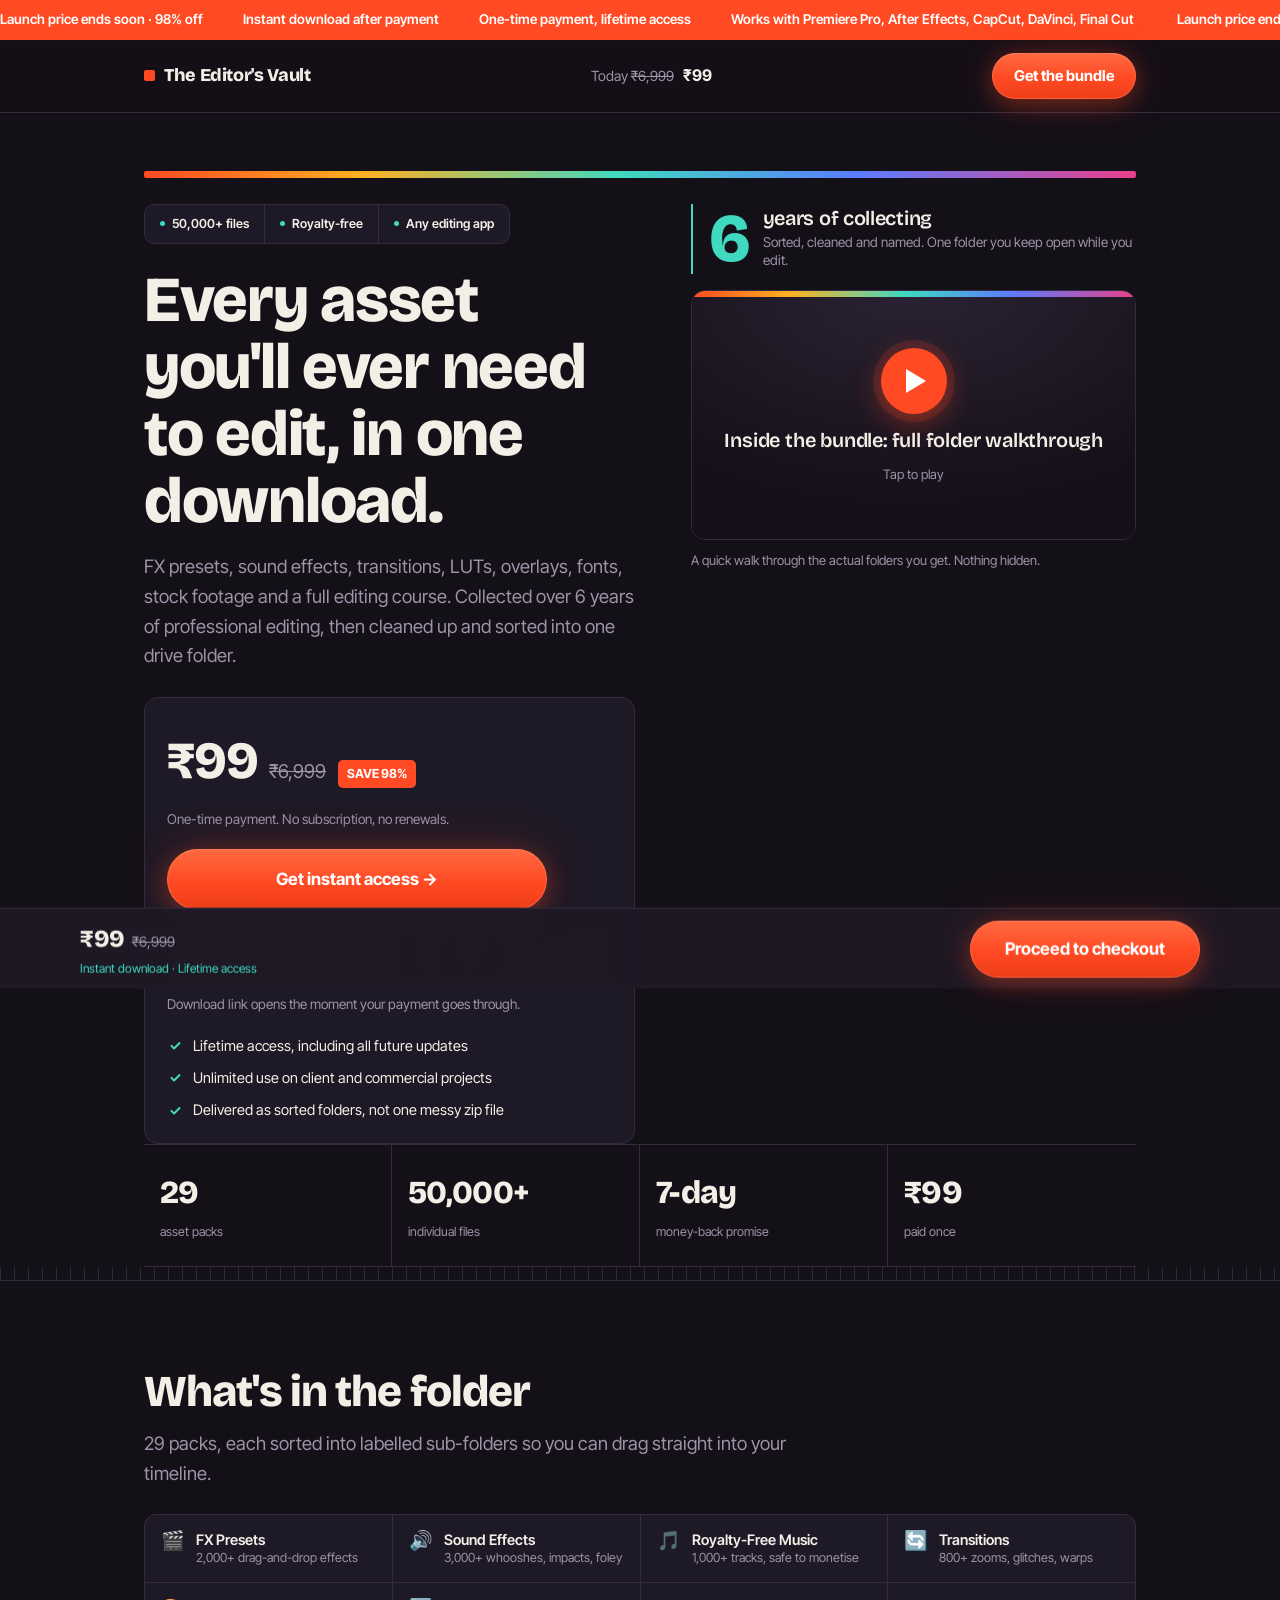
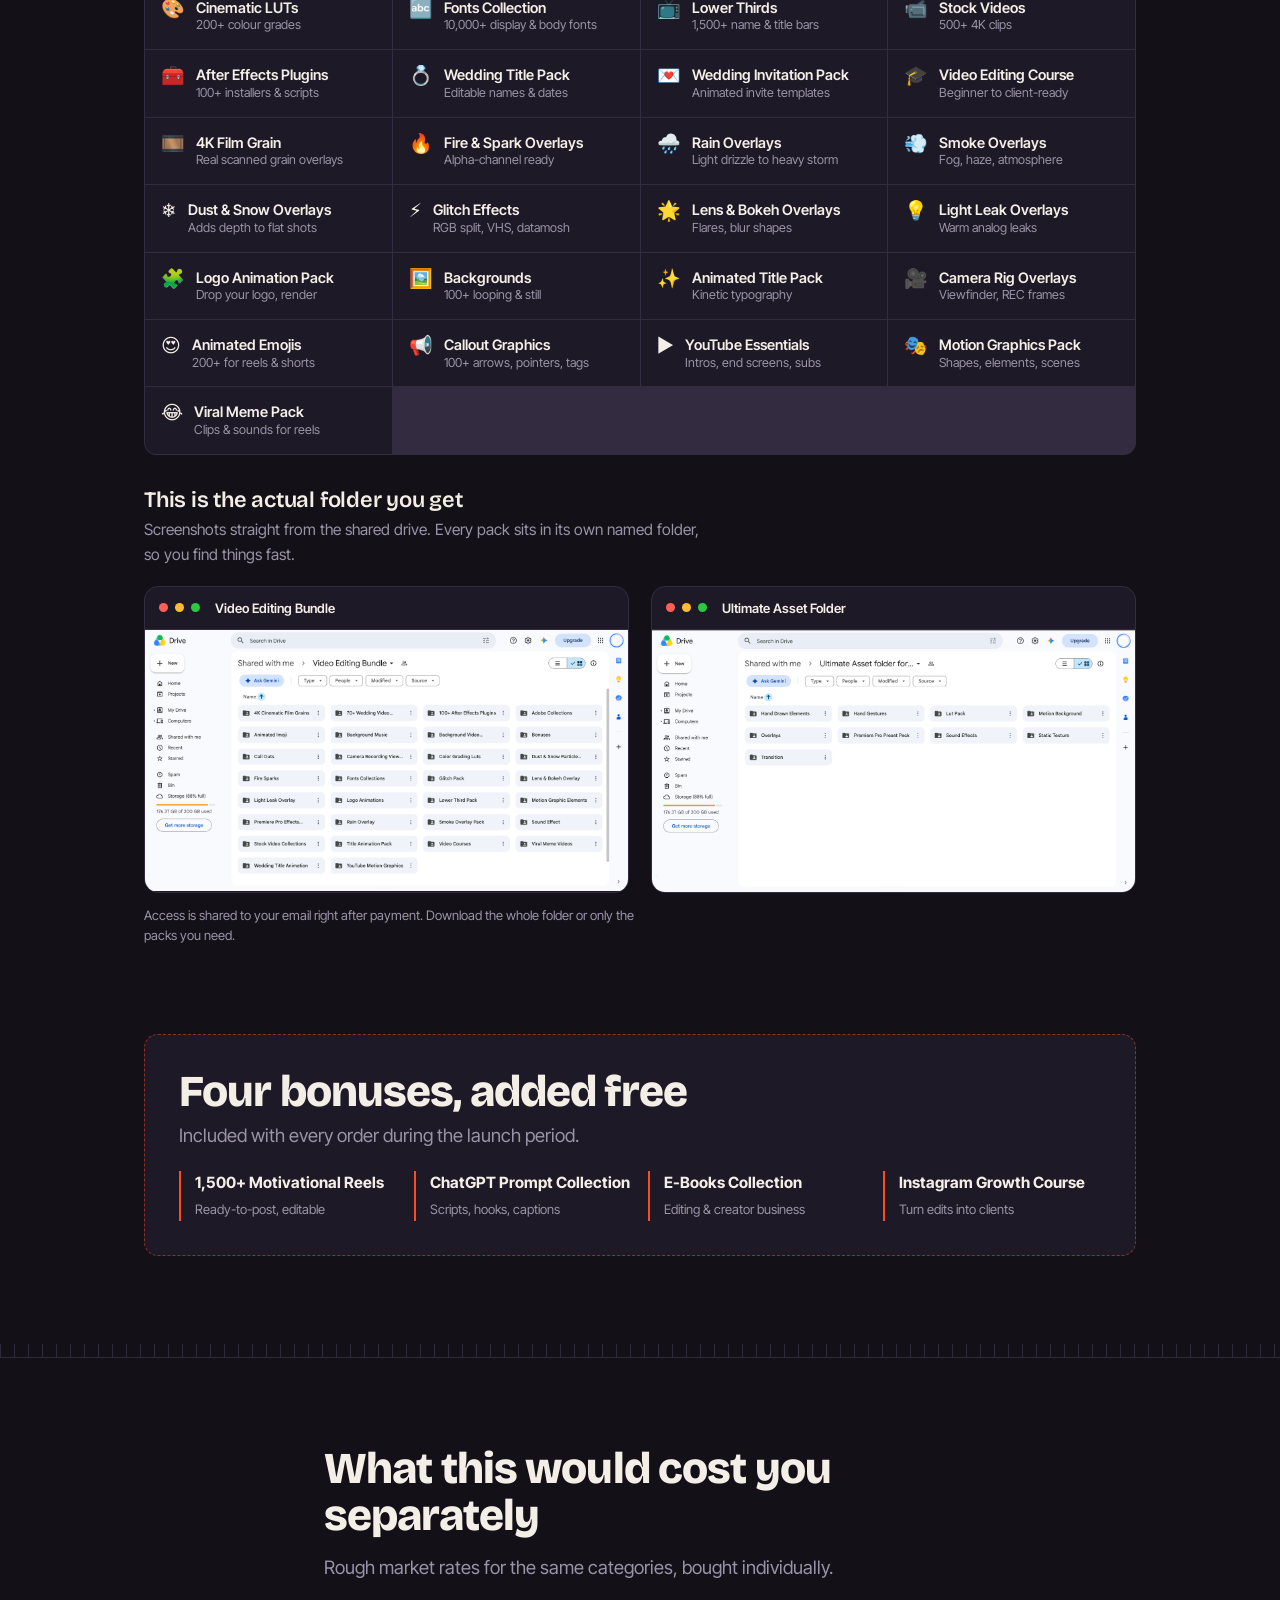
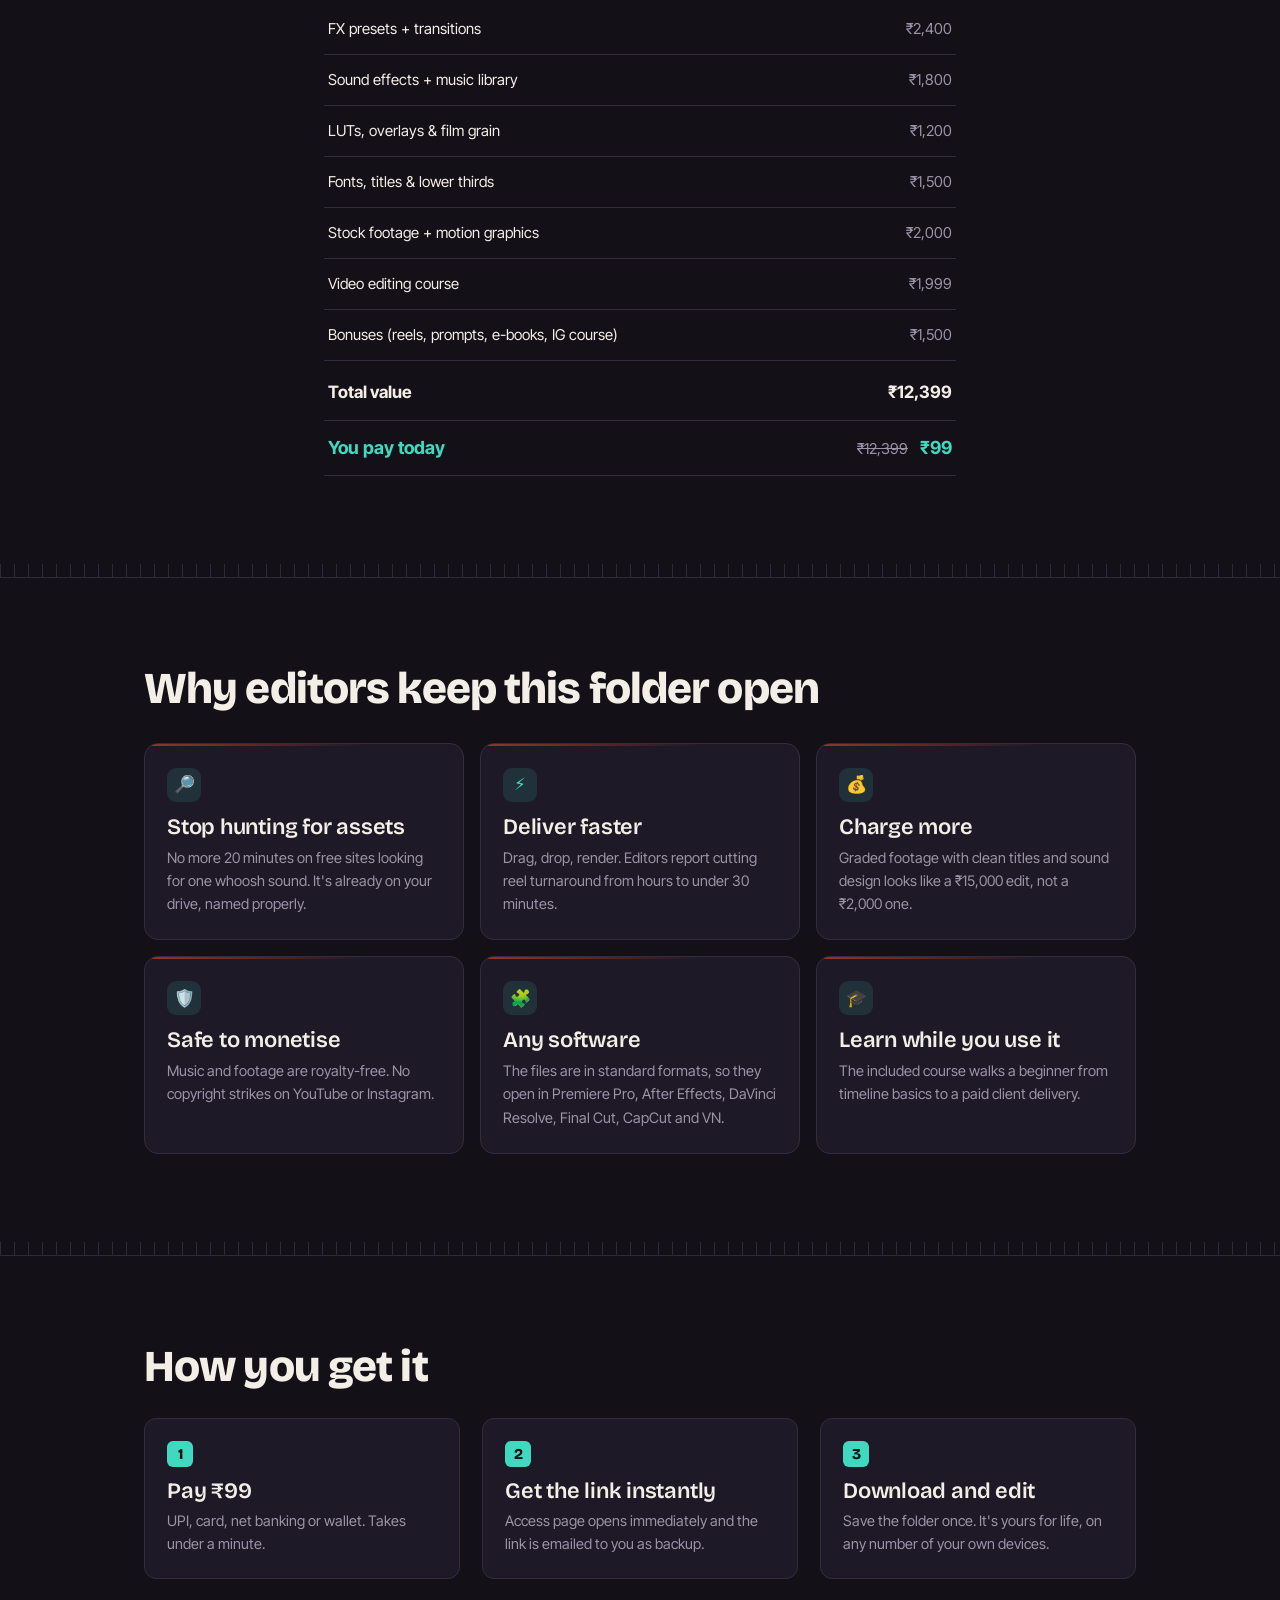
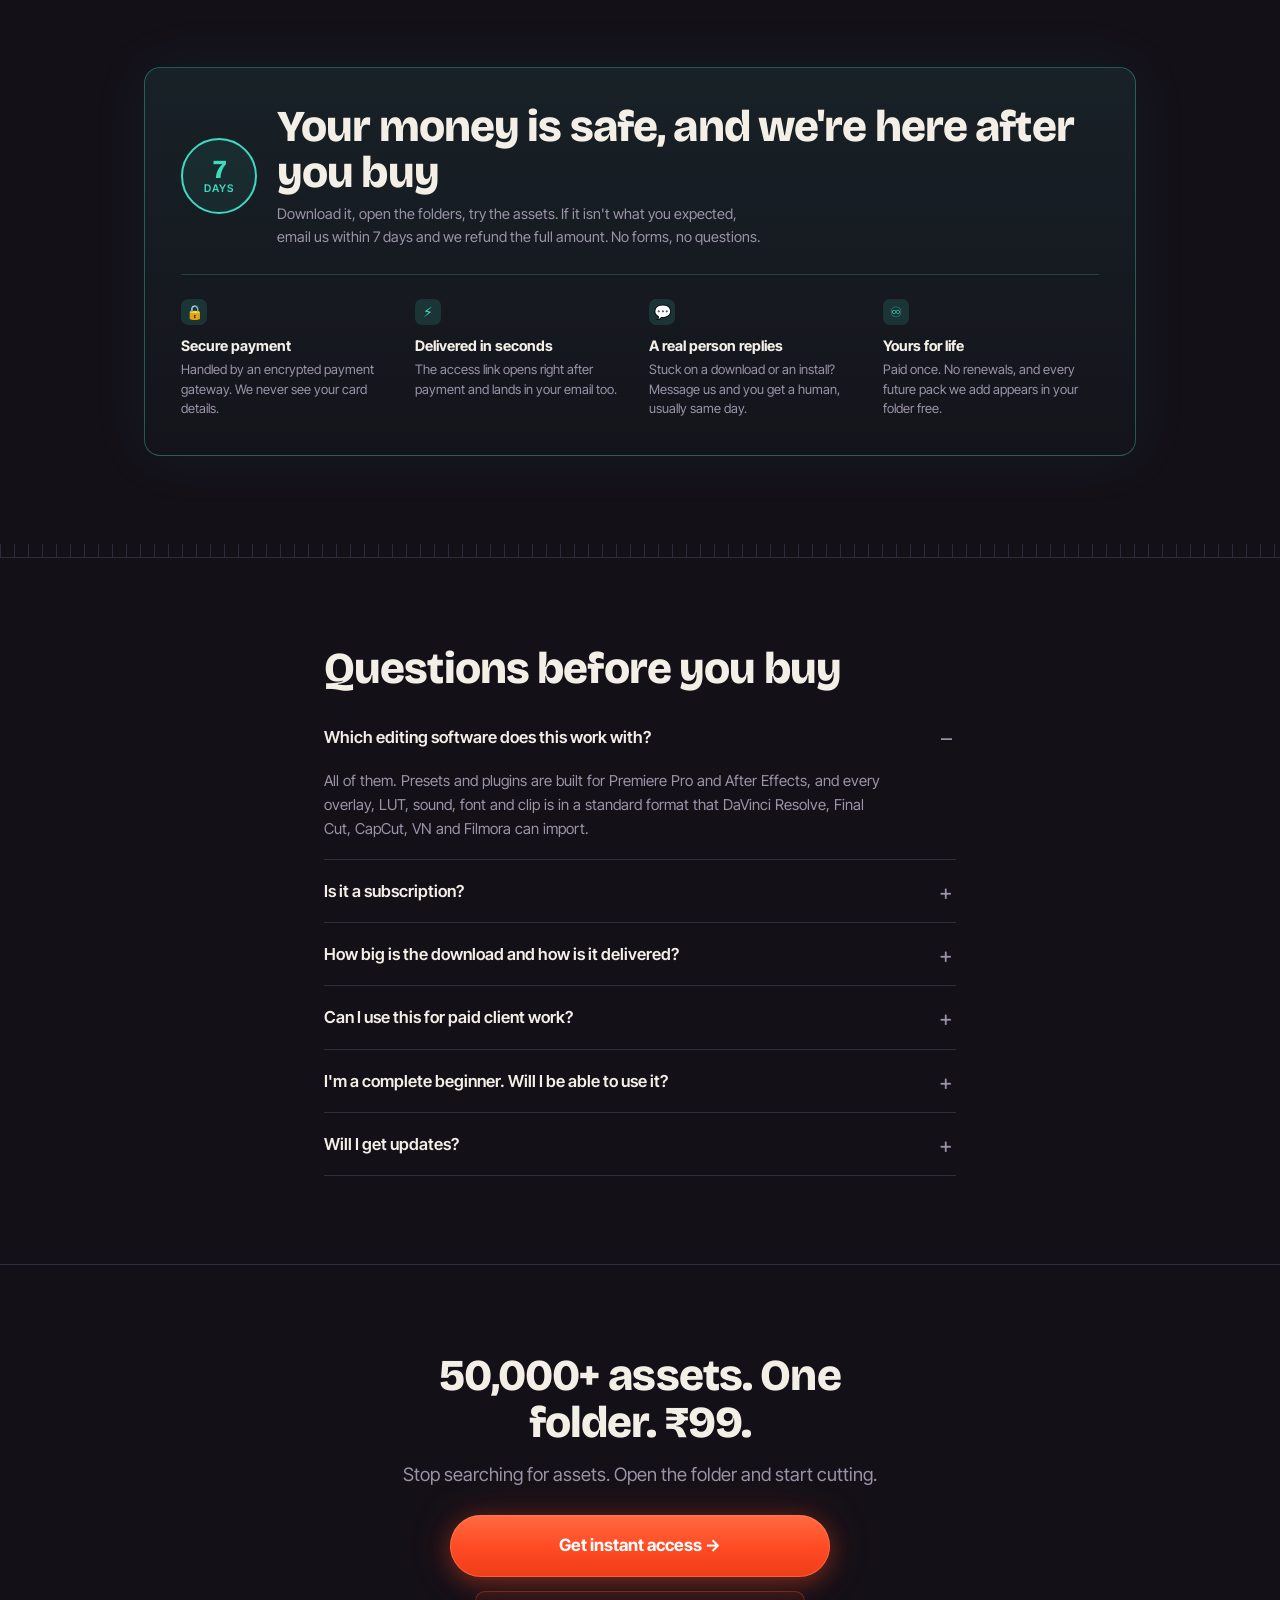
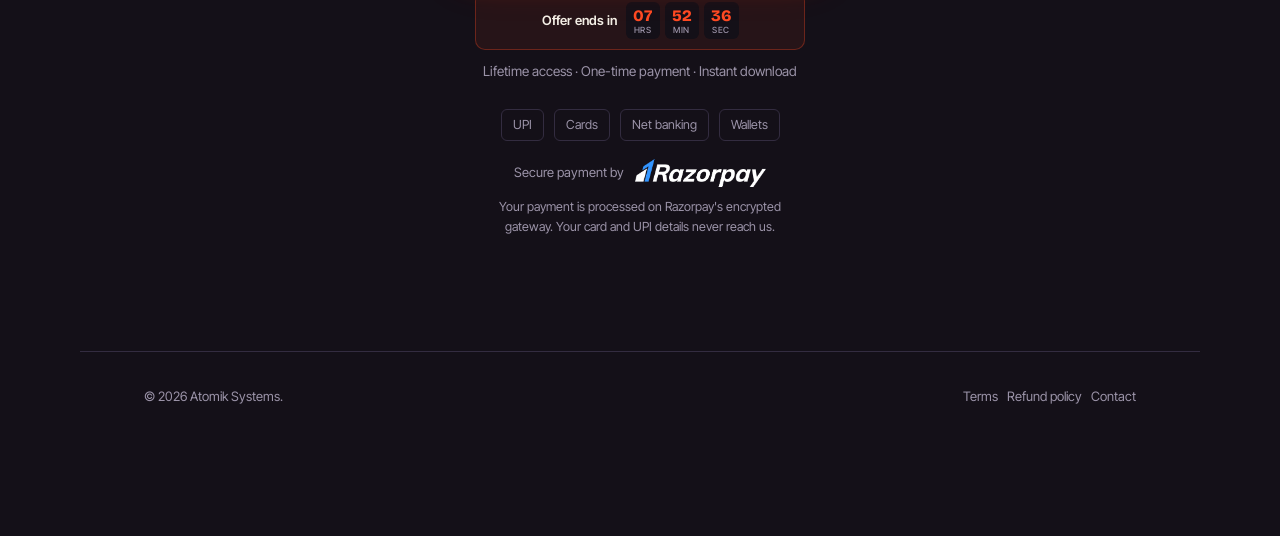
<file: index.html>
<!DOCTYPE html>
<html lang="en">
<head>
<meta charset="UTF-8">
<meta name="viewport" content="width=device-width, initial-scale=1">
<title>World's Biggest Video Editing Bundle. 50,000+ assets in one download</title>
<link rel="icon" href="favicon.svg" type="image/svg+xml">
<link rel="preconnect" href="https://fonts.googleapis.com">
<link rel="preconnect" href="https://fonts.gstatic.com" crossorigin>
<link href="https://fonts.googleapis.com/css2?family=Bricolage+Grotesque:opsz,wght@12..96,400;12..96,600;12..96,800&family=Inter+Tight:wght@400;500;600;700&display=swap" rel="stylesheet">
<link rel="stylesheet" href="style.css">
<!-- Meta Pixel Code -->
<script>
!function(f,b,e,v,n,t,s)
{if(f.fbq)return;n=f.fbq=function(){n.callMethod?
n.callMethod.apply(n,arguments):n.queue.push(arguments)};
if(!f._fbq)f._fbq=n;n.push=n;n.loaded=!0;n.version='2.0';
n.queue=[];t=b.createElement(e);t.async=!0;
t.src=v;s=b.getElementsByTagName(e)[0];
s.parentNode.insertBefore(t,s)}(window, document,'script',
'https://connect.facebook.net/en_US/fbevents.js');
fbq('init', '4434843463493802');
fbq('track', 'PageView');
</script>
<noscript><img height="1" width="1" style="display:none"
src="https://www.facebook.com/tr?id=4434843463493802&ev=PageView&noscript=1"
/></noscript>
<!-- End Meta Pixel Code -->
</head>
<body>

<div class="ticker" role="status">
  <div class="ticker-in">
    <span>Launch price ends soon · 98% off</span><span>Instant download after payment</span><span>One-time payment, lifetime access</span><span>Works with Premiere Pro, After Effects, CapCut, DaVinci, Final Cut</span>
    <span>Launch price ends soon · 98% off</span><span>Instant download after payment</span><span>One-time payment, lifetime access</span><span>Works with Premiere Pro, After Effects, CapCut, DaVinci, Final Cut</span>
  </div>
</div>

<nav>
  <div class="wrap nav-in">
    <div class="logo"><i></i>The Editor's Vault</div>
    <div class="nav-price">Today <s>₹6,999</s> <b>₹99</b></div>
    <a href="#buy" class="btn" style="width:auto;padding:11px 22px;font-size:15px">Get the bundle</a>
  </div>
</nav>

<header class="hero">
  <div class="wrap">
    <div class="strip"></div>
    <div class="hero-grid">
      <div>
        <div class="badge-row">
          <span class="badge">50,000+ files</span>
          <span class="badge">Royalty-free</span>
          <span class="badge">Any editing app</span>
        </div>
        <h1>Every asset you'll ever need to edit, in one download.</h1>
        <p class="lead">FX presets, sound effects, transitions, LUTs, overlays, fonts, stock footage and a full editing course. Collected over 6 years of professional editing, then cleaned up and sorted into one drive folder.</p>

        <div class="pricebox" id="buy">
          <div class="price-line">
            <span class="price-now">₹99</span>
            <s class="price-old">₹6,999</s>
            <span class="price-off">SAVE 98%</span>
          </div>
          <p class="price-note">One-time payment. No subscription, no renewals.</p>
          <a href="https://rzp.io/rzp/The-Editors-Vault" target="_blank" rel="noopener" class="btn">Get instant access →</a>

          <div class="count" data-count>
            <span class="lbl">Offer ends in</span>
            <span class="clock">
              <span class="unit" data-h>00<i>HRS</i></span>
              <span class="unit" data-m>00<i>MIN</i></span>
              <span class="unit" data-s>00<i>SEC</i></span>
            </span>
          </div>
          <p class="under-btn">Download link opens the moment your payment goes through.</p>
          <ul class="tick-list">
            <li>Lifetime access, including all future updates</li>
            <li>Unlimited use on client and commercial projects</li>
            <li>Delivered as sorted folders, not one messy zip file</li>
          </ul>
        </div>
      </div>

      <div>
        <div class="rating rating-top">
          <span class="num">6</span>
          <span class="txt"><b>years of collecting</b>Sorted, cleaned and named. One folder you keep open while you edit.</span>
        </div>
        <div class="video" id="vwrap">
          <button class="vplay" id="vplay" aria-label="Play the bundle walkthrough video">
            <span class="strip-top"></span>
            <span class="disc"></span>
            <b>Inside the bundle: full folder walkthrough</b>
            <span>Tap to play</span>
          </button>
        </div>
        <p class="video-cap">A quick walk through the actual folders you get. Nothing hidden.</p>
      </div>
    </div>
  </div>
</header>

<div class="wrap"><div class="counters">
  <div><b>29</b><span>asset packs</span></div>
  <div><b>50,000+</b><span>individual files</span></div>
  <div><b>7-day</b><span>money-back promise</span></div>
  <div><b>₹99</b><span>paid once</span></div>
</div></div>

<div class="ruler"></div>

<section>
  <div class="wrap">
    <h2>What's in the folder</h2>
    <p class="lead">29 packs, each sorted into labelled sub-folders so you can drag straight into your timeline.</p>

    <div class="inv" id="inv">
      <div class="cell"><em>🎬</em><div class="t">FX Presets<span class="s">2,000+ drag-and-drop effects</span></div></div>
      <div class="cell"><em>🔊</em><div class="t">Sound Effects<span class="s">3,000+ whooshes, impacts, foley</span></div></div>
      <div class="cell"><em>🎵</em><div class="t">Royalty-Free Music<span class="s">1,000+ tracks, safe to monetise</span></div></div>
      <div class="cell"><em>🔄</em><div class="t">Transitions<span class="s">800+ zooms, glitches, warps</span></div></div>
      <div class="cell"><em>🎨</em><div class="t">Cinematic LUTs<span class="s">200+ colour grades</span></div></div>
      <div class="cell"><em>🔤</em><div class="t">Fonts Collection<span class="s">10,000+ display &amp; body fonts</span></div></div>
      <div class="cell"><em>📺</em><div class="t">Lower Thirds<span class="s">1,500+ name &amp; title bars</span></div></div>
      <div class="cell"><em>📹</em><div class="t">Stock Videos<span class="s">500+ 4K clips</span></div></div>
      <div class="cell"><em>🧰</em><div class="t">After Effects Plugins<span class="s">100+ installers &amp; scripts</span></div></div>
      <div class="cell"><em>💍</em><div class="t">Wedding Title Pack<span class="s">Editable names &amp; dates</span></div></div>
      <div class="cell"><em>💌</em><div class="t">Wedding Invitation Pack<span class="s">Animated invite templates</span></div></div>
      <div class="cell"><em>🎓</em><div class="t">Video Editing Course<span class="s">Beginner to client-ready</span></div></div>

      <div class="cell"><em>🎞️</em><div class="t">4K Film Grain<span class="s">Real scanned grain overlays</span></div></div>
      <div class="cell"><em>🔥</em><div class="t">Fire &amp; Spark Overlays<span class="s">Alpha-channel ready</span></div></div>
      <div class="cell"><em>🌧️</em><div class="t">Rain Overlays<span class="s">Light drizzle to heavy storm</span></div></div>
      <div class="cell"><em>💨</em><div class="t">Smoke Overlays<span class="s">Fog, haze, atmosphere</span></div></div>
      <div class="cell"><em>❄️</em><div class="t">Dust &amp; Snow Overlays<span class="s">Adds depth to flat shots</span></div></div>
      <div class="cell"><em>⚡</em><div class="t">Glitch Effects<span class="s">RGB split, VHS, datamosh</span></div></div>
      <div class="cell"><em>🌟</em><div class="t">Lens &amp; Bokeh Overlays<span class="s">Flares, blur shapes</span></div></div>
      <div class="cell"><em>💡</em><div class="t">Light Leak Overlays<span class="s">Warm analog leaks</span></div></div>
      <div class="cell"><em>🧩</em><div class="t">Logo Animation Pack<span class="s">Drop your logo, render</span></div></div>
      <div class="cell"><em>🖼️</em><div class="t">Backgrounds<span class="s">100+ looping &amp; still</span></div></div>
      <div class="cell"><em>✨</em><div class="t">Animated Title Pack<span class="s">Kinetic typography</span></div></div>
      <div class="cell"><em>🎥</em><div class="t">Camera Rig Overlays<span class="s">Viewfinder, REC frames</span></div></div>
      <div class="cell"><em>😍</em><div class="t">Animated Emojis<span class="s">200+ for reels &amp; shorts</span></div></div>
      <div class="cell"><em>📢</em><div class="t">Callout Graphics<span class="s">100+ arrows, pointers, tags</span></div></div>
      <div class="cell"><em>▶️</em><div class="t">YouTube Essentials<span class="s">Intros, end screens, subs</span></div></div>
      <div class="cell"><em>🎭</em><div class="t">Motion Graphics Pack<span class="s">Shapes, elements, scenes</span></div></div>
      <div class="cell"><em>😂</em><div class="t">Viral Meme Pack<span class="s">Clips &amp; sounds for reels</span></div></div>
    </div>

    <div class="proof">
      <h3>This is the actual folder you get</h3>
      <p class="lead" style="font-size:15.5px;margin-top:6px">Screenshots straight from the shared drive. Every pack sits in its own named folder, so you find things fast.</p>
      <div class="proof-grid">
        <div class="shot">
          <div class="shot-bar"><i></i><i></i><i></i><b>Video Editing Bundle</b></div>
          <img class="shot-img" src="assets/video-editing-bundle-folder.png" alt="Video Editing Bundle folder in Google Drive" loading="lazy">
        </div>
        <div class="shot">
          <div class="shot-bar"><i></i><i></i><i></i><b>Ultimate Asset Folder</b></div>
          <img class="shot-img" src="assets/ultimate-asset-folder.png" alt="Ultimate Asset Folder in Google Drive" loading="lazy">
        </div>
      </div>
      <p class="proof-note">Access is shared to your email right after payment. Download the whole folder or only the packs you need.</p>
    </div>

  </div>
</section>

<section style="padding-top:0">
  <div class="wrap">
    <div class="bonus">
      <h2 style="margin-bottom:6px">Four bonuses, added free</h2>
      <p class="lead">Included with every order during the launch period.</p>
      <div class="bonus-grid">
        <div class="bonus-item"><b>1,500+ Motivational Reels</b><span>Ready-to-post, editable</span></div>
        <div class="bonus-item"><b>ChatGPT Prompt Collection</b><span>Scripts, hooks, captions</span></div>
        <div class="bonus-item"><b>E-Books Collection</b><span>Editing &amp; creator business</span></div>
        <div class="bonus-item"><b>Instagram Growth Course</b><span>Turn edits into clients</span></div>
      </div>
    </div>
  </div>
</section>

<div class="ruler"></div>

<section>
  <div class="wrap" style="max-width:760px">
    <h2>What this would cost you separately</h2>
    <p class="lead">Rough market rates for the same categories, bought individually.</p>
    <table class="stack">
      <tr><td>FX presets + transitions</td><td>₹2,400</td></tr>
      <tr><td>Sound effects + music library</td><td>₹1,800</td></tr>
      <tr><td>LUTs, overlays &amp; film grain</td><td>₹1,200</td></tr>
      <tr><td>Fonts, titles &amp; lower thirds</td><td>₹1,500</td></tr>
      <tr><td>Stock footage + motion graphics</td><td>₹2,000</td></tr>
      <tr><td>Video editing course</td><td>₹1,999</td></tr>
      <tr><td>Bonuses (reels, prompts, e-books, IG course)</td><td>₹1,500</td></tr>
      <tr class="total"><td>Total value</td><td>₹12,399</td></tr>
      <tr class="pay"><td>You pay today</td><td><s>₹12,399</s> ₹99</td></tr>
    </table>
  </div>
</section>

<div class="ruler"></div>

<section>
  <div class="wrap">
    <h2>Why editors keep this folder open</h2>
    <div class="bens">
      <div class="ben"><div class="ico">🔎</div><h3>Stop hunting for assets</h3><p>No more 20 minutes on free sites looking for one whoosh sound. It's already on your drive, named properly.</p></div>
      <div class="ben"><div class="ico">⚡</div><h3>Deliver faster</h3><p>Drag, drop, render. Editors report cutting reel turnaround from hours to under 30 minutes.</p></div>
      <div class="ben"><div class="ico">💰</div><h3>Charge more</h3><p>Graded footage with clean titles and sound design looks like a ₹15,000 edit, not a ₹2,000 one.</p></div>
      <div class="ben"><div class="ico">🛡️</div><h3>Safe to monetise</h3><p>Music and footage are royalty-free. No copyright strikes on YouTube or Instagram.</p></div>
      <div class="ben"><div class="ico">🧩</div><h3>Any software</h3><p>The files are in standard formats, so they open in Premiere Pro, After Effects, DaVinci Resolve, Final Cut, CapCut and VN.</p></div>
      <div class="ben"><div class="ico">🎓</div><h3>Learn while you use it</h3><p>The included course walks a beginner from timeline basics to a paid client delivery.</p></div>
    </div>
  </div>
</section>

<div class="ruler"></div>

<section>
  <div class="wrap">
    <h2>How you get it</h2>
    <div class="steps">
      <div class="step"><h3>Pay ₹99</h3><p>UPI, card, net banking or wallet. Takes under a minute.</p></div>
      <div class="step"><h3>Get the link instantly</h3><p>Access page opens immediately and the link is emailed to you as backup.</p></div>
      <div class="step"><h3>Download and edit</h3><p>Save the folder once. It's yours for life, on any number of your own devices.</p></div>
    </div>
  </div>
</section>

<section style="padding-top:0">
  <div class="wrap">
    <div class="guar">
      <div class="guar-head">
        <div class="seal"><b>7</b><span>DAYS</span></div>
        <div>
          <h2>Your money is safe, and we're here after you buy</h2>
          <p class="lead">Download it, open the folders, try the assets. If it isn't what you expected, email us within 7 days and we refund the full amount. No forms, no questions.</p>
        </div>
      </div>
      <div class="guar-points">
        <div class="gp"><div class="ico">🔒</div><b>Secure payment</b><span>Handled by an encrypted payment gateway. We never see your card details.</span></div>
        <div class="gp"><div class="ico">⚡</div><b>Delivered in seconds</b><span>The access link opens right after payment and lands in your email too.</span></div>
        <div class="gp"><div class="ico">💬</div><b>A real person replies</b><span>Stuck on a download or an install? Message us and you get a human, usually same day.</span></div>
        <div class="gp"><div class="ico">♾️</div><b>Yours for life</b><span>Paid once. No renewals, and every future pack we add appears in your folder free.</span></div>
      </div>
    </div>
  </div>
</section>

<div class="ruler"></div>

<section>
  <div class="wrap" style="max-width:760px">
    <h2>Questions before you buy</h2>
    <details open><summary>Which editing software does this work with?</summary><p>All of them. Presets and plugins are built for Premiere Pro and After Effects, and every overlay, LUT, sound, font and clip is in a standard format that DaVinci Resolve, Final Cut, CapCut, VN and Filmora can import.</p></details>
    <details><summary>Is it a subscription?</summary><p>No. ₹99 once. No renewals, no hidden charges, and future additions to the bundle come to you free.</p></details>
    <details><summary>How big is the download and how is it delivered?</summary><p>It's delivered as a cloud drive folder split into labelled sub-folders, so you can download only the packs you need instead of one giant file. Keep a stable connection for the larger packs.</p></details>
    <details><summary>Can I use this for paid client work?</summary><p>Yes. Commercial use is included, on unlimited projects. The music and footage are royalty-free, so monetised YouTube and Instagram content is safe. You can't resell or redistribute the bundle itself.</p></details>
    <details><summary>I'm a complete beginner. Will I be able to use it?</summary><p>Yes. The included course starts from opening your first timeline. Most assets are drag-and-drop, so you can use them from day one.</p></details>
    <details><summary>Will I get updates?</summary><p>Every new pack added to the bundle appears in the same folder you already have access to. You don't pay again.</p></details>
  </div>
</section>

<section class="final">
  <div class="wrap">
    <h2>50,000+ assets. One folder. ₹99.</h2>
    <p class="lead">Stop searching for assets. Open the folder and start cutting.</p>
    <a href="https://rzp.io/rzp/The-Editors-Vault" target="_blank" rel="noopener" class="btn" style="display:inline-flex">Get instant access →</a>
    <div class="count" data-count style="max-width:330px;margin-left:auto;margin-right:auto">
      <span class="lbl">Offer ends in</span>
      <span class="clock"><span class="unit" data-h>00<i>HRS</i></span><span class="unit" data-m>00<i>MIN</i></span><span class="unit" data-s>00<i>SEC</i></span></span>
    </div>
    <p class="under-btn">Lifetime access · One-time payment · Instant download</p>
    <div class="pay-row">
      <span>UPI</span><span>Cards</span><span>Net banking</span><span>Wallets</span>
    </div>
    <div class="rzp">
      <span>Secure payment by</span>
      <img class="rzp-logo" src="assets/razorpay-badge.png" width="132" height="28" alt="Razorpay" loading="lazy">
    </div>
    <p class="rzp-note">Your payment is processed on Razorpay's encrypted gateway. Your card and UPI details never reach us.</p>
  </div>
</section>

<footer>
  <div class="wrap">
    <div>© 2026 Atomik Systems.</div>
    <div><a href="#">Terms</a> &nbsp; <a href="#">Refund policy</a> &nbsp; <a href="#">Contact</a></div>
  </div>
</footer>

<div class="buybar" id="buybar">
  <div class="buybar-in">
    <div class="bb-price">
      <b>₹99</b><s>₹6,999</s>
      <span>Instant download · Lifetime access</span>
    </div>
    <a href="https://rzp.io/rzp/The-Editors-Vault" target="_blank" rel="noopener" class="btn">Proceed to checkout</a>
  </div>
</div>

<script src="script.js"></script>
</body>
</html>
</file>
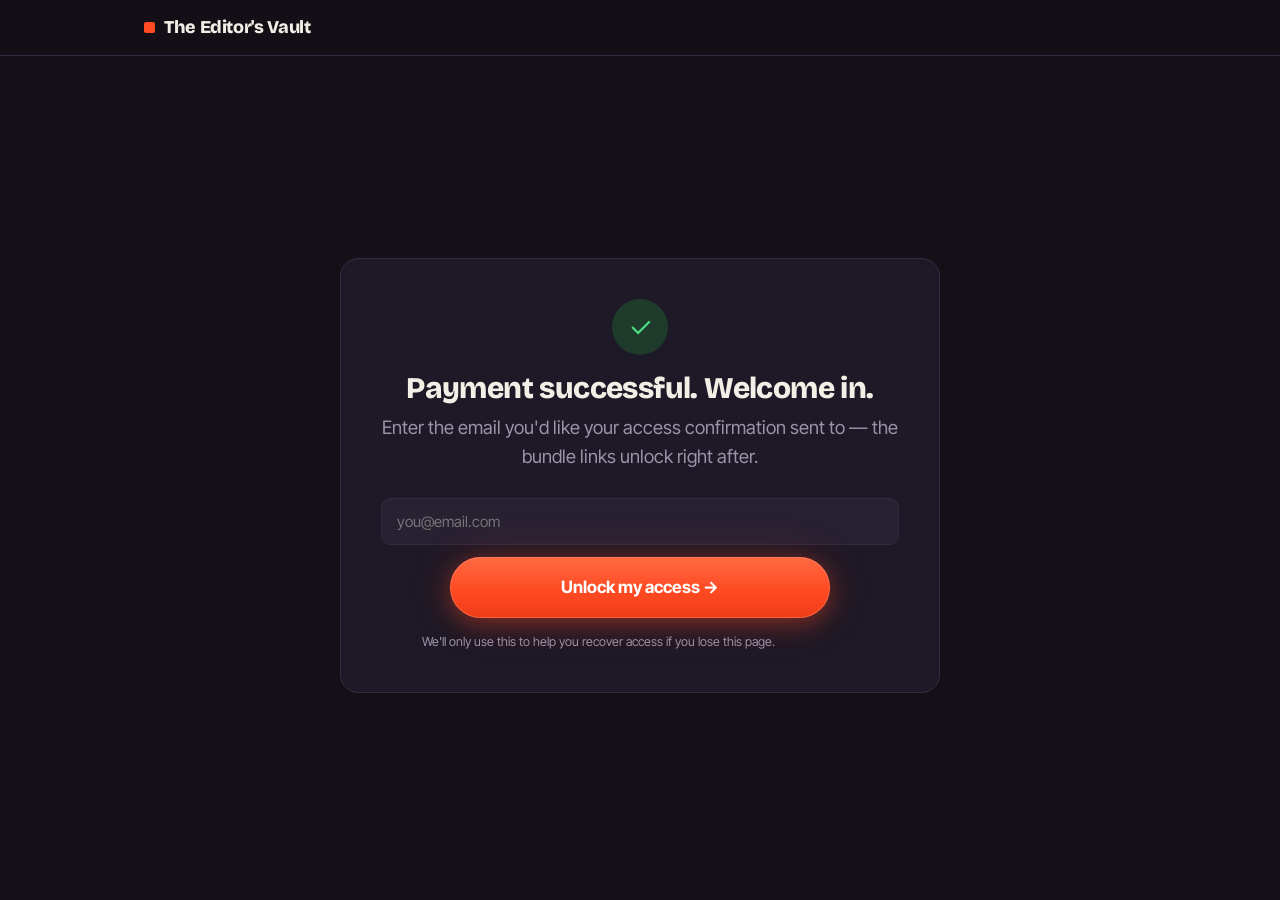
<file: thank-you.html>
<!DOCTYPE html>
<html lang="en">
<head>
<meta charset="UTF-8">
<meta name="viewport" content="width=device-width, initial-scale=1">
<title>You're in — The Editor's Vault</title>
<link rel="icon" href="favicon.svg" type="image/svg+xml">
<link rel="preconnect" href="https://fonts.googleapis.com">
<link rel="preconnect" href="https://fonts.gstatic.com" crossorigin>
<link href="https://fonts.googleapis.com/css2?family=Bricolage+Grotesque:opsz,wght@12..96,400;12..96,600;12..96,800&family=Inter+Tight:wght@400;500;600;700&display=swap" rel="stylesheet">
<link rel="stylesheet" href="style.css">
<style>
  body{padding-bottom:0}
  .ty-wrap{min-height:calc(100vh - 60px);display:flex;align-items:center;justify-content:center;padding:40px var(--pad)}
  .ty-card{background:var(--panel);border:1px solid var(--line);border-radius:18px;padding:40px;max-width:600px;width:100%;margin:0 auto;text-align:center}
  @media (max-width:520px){
    .ty-card{padding:28px 20px;border-radius:14px}
    .ty-link{padding:14px}
    .ty-link .t b{font-size:14px}
    .ty-link .go{display:none}
  }
  .ty-check{width:56px;height:56px;border-radius:50%;background:#1F3B2C;color:#4ADE80;display:flex;align-items:center;justify-content:center;font-size:28px;margin:0 auto 18px}
  .ty-card h1{font-size:clamp(24px,3.4vw,30px);margin-bottom:8px}
  .ty-card p.lead{margin-bottom:0}
  .ty-links{display:flex;flex-direction:column;gap:12px;margin:28px 0}
  .ty-link{display:flex;align-items:center;gap:14px;background:var(--panel-2);border:1px solid var(--line);
    border-radius:12px;padding:16px 18px;text-align:left;text-decoration:none;color:var(--cream);transition:filter .15s}
  .ty-link:hover{filter:brightness(1.08)}
  .ty-link .ico{width:38px;height:38px;flex:0 0 38px;border-radius:9px;background:var(--panel);
    display:flex;align-items:center;justify-content:center;font-size:18px}
  .ty-link .t{flex:1;min-width:0}
  .ty-link .t b{display:block;font-size:15px}
  .ty-link .t span{display:block;font-size:12.5px;color:var(--muted);margin-top:2px}
  .ty-link .go{color:var(--muted);font-size:14px}
  .ty-note{font-size:13px;color:var(--muted);margin-top:22px;line-height:1.5}
  .ty-note a{color:var(--cream)}

  .ty-gate-form{display:flex;flex-direction:column;gap:12px;margin-top:26px;text-align:left}
  .ty-gate-form .btn{align-self:center;width:100%}
  .ty-gate-form input{background:var(--panel-2);border:1px solid var(--line);border-radius:10px;
    padding:13px 15px;font-size:15px;color:var(--cream);font-family:var(--body);width:100%}
  .ty-gate-form input:focus{outline:2px solid #4ADE80;outline-offset:1px}
  .ty-gate-form .err{font-size:13px;color:#FF6B6B;display:none}
  .ty-gate-form .hint{font-size:12.5px;color:var(--muted);text-align:center;margin-top:2px}
</style>
</head>
<body>

<nav>
  <div class="wrap nav-in">
    <div class="logo"><i></i>The Editor's Vault</div>
  </div>
</nav>

<div class="ty-wrap">
  <div class="wrap">
    <div class="ty-card">
      <div class="ty-check">✓</div>

      <div id="tyGate">
        <h1>Payment successful. Welcome in.</h1>
        <p class="lead">Enter the email you'd like your access confirmation sent to — the bundle links unlock right after.</p>
        <form class="ty-gate-form" id="tyGateForm">
          <input type="email" id="tyEmail" placeholder="you@email.com" autocomplete="email" required>
          <a href="#" class="btn" id="tyGateBtn" style="display:flex;align-items:center;justify-content:center">Unlock my access →</a>
          <p class="err" id="tyGateErr">Please enter a valid email address.</p>
          <p class="hint">We'll only use this to help you recover access if you lose this page.</p>
        </form>
      </div>

      <div id="tyContent" style="display:none">
        <h1>Payment successful. Welcome in.</h1>
        <p class="lead">Your access to the full bundle is ready below. Save these links — you can come back to this page anytime.</p>

        <div class="ty-links">
          <a class="ty-link" href="https://drive.google.com/drive/folders/1wgUm0Jf2M52-FLd83yjN2pjjV4WEFDEf" target="_blank" rel="noopener">
            <span class="ico">🎬</span>
            <span class="t"><b>Video Editing Bundle</b><span>Main drive folder — presets, FX, overlays, courses</span></span>
            <span class="go">Open →</span>
          </a>
          <a class="ty-link" href="https://drive.google.com/drive/folders/1a3whNClw2gZii3gGwjPRkpqFRuzcbbAs" target="_blank" rel="noopener">
            <span class="ico">📦</span>
            <span class="t"><b>Ultimate Asset Folder for Editors</b><span>Bonus pack — LUTs, transitions, sound effects &amp; more</span></span>
            <span class="go">Open →</span>
          </a>
        </div>

        <p class="ty-note">Trouble accessing the folders? Email <a href="mailto:atomiksystem01@gmail.com">atomiksystem01@gmail.com</a> and we'll sort it right away.</p>
      </div>

    </div>
  </div>
</div>

<script>
  // Google Apps Script web app /exec URL — logs each email and notifies atomiksystem01@gmail.com
  var APPS_SCRIPT_URL = 'https://script.google.com/macros/s/AKfycbxFR12IEVQ3GN3F_tK3DslR6nnO0UN4kPq3qH0p_MdnrbGDVEL-_NKo6TWpyfK1gSb2sw/exec';

  (function(){
    var gate = document.getElementById('tyGate');
    var content = document.getElementById('tyContent');
    var form = document.getElementById('tyGateForm');
    var emailInput = document.getElementById('tyEmail');
    var btn = document.getElementById('tyGateBtn');
    var err = document.getElementById('tyGateErr');

    // already unlocked earlier this session? skip straight to the links
    if (sessionStorage.getItem('vaultUnlocked') === '1') {
      gate.style.display = 'none';
      content.style.display = 'block';
    }

    function unlock(){
      sessionStorage.setItem('vaultUnlocked', '1');
      gate.style.display = 'none';
      content.style.display = 'block';
    }

    function submit(e){
      if (e) e.preventDefault();
      var email = emailInput.value.trim();
      if (!email || email.indexOf('@') === -1 || email.indexOf('.') === -1) {
        err.style.display = 'block';
        return;
      }
      err.style.display = 'none';
      btn.textContent = 'Unlocking…';

      if (APPS_SCRIPT_URL.indexOf('PASTE_YOUR') === -1) {
        fetch(APPS_SCRIPT_URL, {
          method: 'POST',
          headers: {'Content-Type': 'application/x-www-form-urlencoded'},
          body: 'email=' + encodeURIComponent(email)
        }).catch(function(){ /* even if logging fails, don't block a paying customer */ })
          .then(unlock);
      } else {
        unlock();
      }
    }

    form.addEventListener('submit', submit);
    btn.addEventListener('click', submit);
  })();
</script>

</body>
</html>
</file>
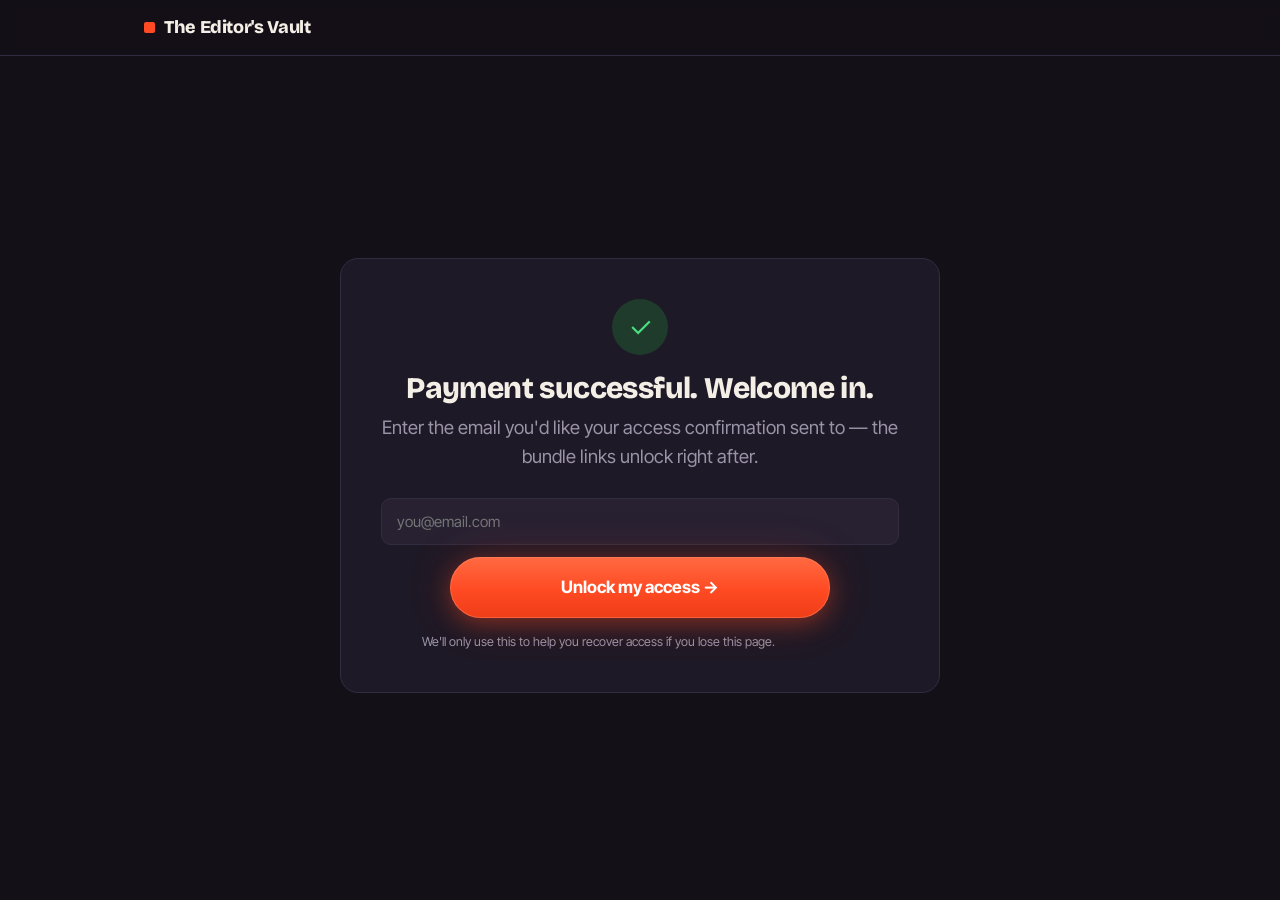
<file: vault-access-k92fq7.html>
<!DOCTYPE html>
<html lang="en">
<head>
<meta charset="UTF-8">
<meta name="viewport" content="width=device-width, initial-scale=1">
<title>You're in — The Editor's Vault</title>
<link rel="icon" href="favicon.svg" type="image/svg+xml">
<link rel="preconnect" href="https://fonts.googleapis.com">
<link rel="preconnect" href="https://fonts.gstatic.com" crossorigin>
<link href="https://fonts.googleapis.com/css2?family=Bricolage+Grotesque:opsz,wght@12..96,400;12..96,600;12..96,800&family=Inter+Tight:wght@400;500;600;700&display=swap" rel="stylesheet">
<link rel="stylesheet" href="style.css">
<!-- Meta Pixel Code -->
<script>
!function(f,b,e,v,n,t,s)
{if(f.fbq)return;n=f.fbq=function(){n.callMethod?
n.callMethod.apply(n,arguments):n.queue.push(arguments)};
if(!f._fbq)f._fbq=n;n.push=n;n.loaded=!0;n.version='2.0';
n.queue=[];t=b.createElement(e);t.async=!0;
t.src=v;s=b.getElementsByTagName(e)[0];
s.parentNode.insertBefore(t,s)}(window, document,'script',
'https://connect.facebook.net/en_US/fbevents.js');
fbq('init', '4434843463493802');
fbq('track', 'PageView');
fbq('track', 'Purchase', {value: 99.00, currency: 'INR'});
</script>
<noscript><img height="1" width="1" style="display:none"
src="https://www.facebook.com/tr?id=4434843463493802&ev=PageView&noscript=1"
/></noscript>
<!-- End Meta Pixel Code -->
<style>
  body{padding-bottom:0}
  .ty-wrap{min-height:calc(100vh - 60px);display:flex;align-items:center;justify-content:center;padding:40px var(--pad)}
  .ty-card{background:var(--panel);border:1px solid var(--line);border-radius:18px;padding:40px;max-width:600px;width:100%;margin:0 auto;text-align:center}
  @media (max-width:520px){
    .ty-card{padding:28px 20px;border-radius:14px}
    .ty-link{padding:14px}
    .ty-link .t b{font-size:14px}
    .ty-link .go{display:none}
  }
  .ty-check{width:56px;height:56px;border-radius:50%;background:#1F3B2C;color:#4ADE80;display:flex;align-items:center;justify-content:center;font-size:28px;margin:0 auto 18px}
  .ty-card h1{font-size:clamp(24px,3.4vw,30px);margin-bottom:8px}
  .ty-card p.lead{margin-bottom:0}
  .ty-links{display:flex;flex-direction:column;gap:12px;margin:28px 0}
  .ty-link{display:flex;align-items:center;gap:14px;background:var(--panel-2);border:1px solid var(--line);
    border-radius:12px;padding:16px 18px;text-align:left;text-decoration:none;color:var(--cream);transition:filter .15s}
  .ty-link:hover{filter:brightness(1.08)}
  .ty-link .ico{width:38px;height:38px;flex:0 0 38px;border-radius:9px;background:var(--panel);
    display:flex;align-items:center;justify-content:center;font-size:18px}
  .ty-link .t{flex:1;min-width:0}
  .ty-link .t b{display:block;font-size:15px}
  .ty-link .t span{display:block;font-size:12.5px;color:var(--muted);margin-top:2px}
  .ty-link .go{color:var(--muted);font-size:14px}
  .ty-note{font-size:13px;color:var(--muted);margin-top:22px;line-height:1.5}
  .ty-note a{color:var(--cream)}

  .ty-gate-form{display:flex;flex-direction:column;gap:12px;margin-top:26px;text-align:left}
  .ty-gate-form .btn{align-self:center;width:100%}
  .ty-gate-form input{background:var(--panel-2);border:1px solid var(--line);border-radius:10px;
    padding:13px 15px;font-size:15px;color:var(--cream);font-family:var(--body);width:100%}
  .ty-gate-form input:focus{outline:2px solid #4ADE80;outline-offset:1px}
  .ty-gate-form .err{font-size:13px;color:#FF6B6B;display:none}
  .ty-gate-form .hint{font-size:12.5px;color:var(--muted);text-align:center;margin-top:2px}
</style>
</head>
<body>

<nav>
  <div class="wrap nav-in">
    <div class="logo"><i></i>The Editor's Vault</div>
  </div>
</nav>

<div class="ty-wrap">
  <div class="wrap">
    <div class="ty-card">
      <div class="ty-check">✓</div>

      <div id="tyGate">
        <h1>Payment successful. Welcome in.</h1>
        <p class="lead">Enter the email you'd like your access confirmation sent to — the bundle links unlock right after.</p>
        <form class="ty-gate-form" id="tyGateForm">
          <input type="email" id="tyEmail" placeholder="you@email.com" autocomplete="email" required>
          <a href="#" class="btn" id="tyGateBtn" style="display:flex;align-items:center;justify-content:center">Unlock my access →</a>
          <p class="err" id="tyGateErr">Please enter a valid email address.</p>
          <p class="hint">We'll only use this to help you recover access if you lose this page.</p>
        </form>
      </div>

      <div id="tyContent" style="display:none">
        <h1>Payment successful. Welcome in.</h1>
        <p class="lead">Your access to the full bundle is ready below. Save these links — you can come back to this page anytime.</p>

        <div class="ty-links">
          <a class="ty-link" href="https://drive.google.com/drive/folders/1wgUm0Jf2M52-FLd83yjN2pjjV4WEFDEf" target="_blank" rel="noopener">
            <span class="ico">🎬</span>
            <span class="t"><b>Video Editing Bundle</b><span>Main drive folder — presets, FX, overlays, courses</span></span>
            <span class="go">Open →</span>
          </a>
          <a class="ty-link" href="https://drive.google.com/drive/folders/1a3whNClw2gZii3gGwjPRkpqFRuzcbbAs" target="_blank" rel="noopener">
            <span class="ico">📦</span>
            <span class="t"><b>Ultimate Asset Folder for Editors</b><span>Bonus pack — LUTs, transitions, sound effects &amp; more</span></span>
            <span class="go">Open →</span>
          </a>
        </div>

        <p class="ty-note">Trouble accessing the folders? Email <a href="mailto:atomiksystem01@gmail.com">atomiksystem01@gmail.com</a> and we'll sort it right away.</p>
      </div>

    </div>
  </div>
</div>

<script>
  // Google Apps Script web app /exec URL — logs each email and notifies atomiksystem01@gmail.com
  var APPS_SCRIPT_URL = 'https://script.google.com/macros/s/AKfycbxFR12IEVQ3GN3F_tK3DslR6nnO0UN4kPq3qH0p_MdnrbGDVEL-_NKo6TWpyfK1gSb2sw/exec';

  (function(){
    var gate = document.getElementById('tyGate');
    var content = document.getElementById('tyContent');
    var form = document.getElementById('tyGateForm');
    var emailInput = document.getElementById('tyEmail');
    var btn = document.getElementById('tyGateBtn');
    var err = document.getElementById('tyGateErr');

    // already unlocked earlier this session? skip straight to the links
    if (sessionStorage.getItem('vaultUnlocked') === '1') {
      gate.style.display = 'none';
      content.style.display = 'block';
    }

    function unlock(){
      sessionStorage.setItem('vaultUnlocked', '1');
      gate.style.display = 'none';
      content.style.display = 'block';
    }

    function submit(e){
      if (e) e.preventDefault();
      var email = emailInput.value.trim();
      if (!email || email.indexOf('@') === -1 || email.indexOf('.') === -1) {
        err.style.display = 'block';
        return;
      }
      err.style.display = 'none';
      btn.textContent = 'Unlocking…';

      if (APPS_SCRIPT_URL.indexOf('PASTE_YOUR') === -1) {
        fetch(APPS_SCRIPT_URL, {
          method: 'POST',
          headers: {'Content-Type': 'application/x-www-form-urlencoded'},
          body: 'email=' + encodeURIComponent(email)
        }).catch(function(){ /* even if logging fails, don't block a paying customer */ })
          .then(unlock);
      } else {
        unlock();
      }
    }

    form.addEventListener('submit', submit);
    btn.addEventListener('click', submit);
  })();
</script>

</body>
</html>
</file>
<file: style.css>
:root{
  --ink:#141018;
  --panel:#1E1926;
  --panel-2:#272132;
  --line:#332C40;
  --cream:#F4EFE6;
  --muted:#9B93A8;
  --orange:#FF4A23;
  --orange-dark:#E13A16;
  --teal:#3FD9C0;
  --display:"Bricolage Grotesque",Georgia,serif;
  --body:"Inter Tight",system-ui,-apple-system,sans-serif;
  --pad:clamp(18px,5vw,64px);
}
*{box-sizing:border-box;margin:0;padding:0}
html{scroll-behavior:smooth}
body{
  background:var(--ink);color:var(--cream);font-family:var(--body);
  font-size:16px;line-height:1.6;-webkit-font-smoothing:antialiased;
  padding-bottom:96px;overflow-x:hidden;
}
img{max-width:100%;display:block}
a{color:inherit}
.wrap{width:min(1120px,100%);margin:0 auto;padding-left:var(--pad);padding-right:var(--pad)}
section{padding:clamp(48px,8vw,88px) 0}

h1,h2,h3{font-family:var(--display);line-height:1.05;letter-spacing:-.02em;font-weight:800}
h1{font-size:clamp(34px,7vw,64px)}
h2{font-size:clamp(27px,4.6vw,44px);margin-bottom:14px}
h3{font-size:clamp(18px,2.4vw,22px);font-weight:600;letter-spacing:-.01em}
p{max-width:62ch}
.lead{color:var(--muted);font-size:clamp(16px,2.1vw,18.5px)}

/* timeline ruler divider */
.ruler{height:14px;width:100%;
  background-image:repeating-linear-gradient(90deg,var(--line) 0 1px,transparent 1px 14px);
  border-bottom:1px solid var(--line);opacity:.9}

/* ---------- announcement ---------- */
.ticker{background:var(--orange);color:#fff;font-size:13.5px;font-weight:600;
  padding:9px 0;overflow:hidden;white-space:nowrap}
.ticker span{display:inline-block;padding-right:40px}
.ticker-in{display:inline-block;animation:slide 26s linear infinite}
@keyframes slide{to{transform:translateX(-50%)}}

/* ---------- nav ---------- */
nav{border-bottom:1px solid var(--line);background:rgba(20,16,24,.9);backdrop-filter:blur(8px)}
.nav-in{display:flex;align-items:center;justify-content:space-between;gap:16px;padding-top:13px;padding-bottom:13px}
.logo{font-family:var(--display);font-weight:800;font-size:18px;letter-spacing:-.02em;display:flex;align-items:center;gap:9px}
.logo i{width:11px;height:11px;background:var(--orange);border-radius:2px;display:block}
.nav-price{font-size:14px;color:var(--muted)}
.nav-price b{color:var(--cream);font-size:16px}
.nav-price s{margin-right:6px}

/* ---------- buttons ---------- */
.btn{position:relative;overflow:hidden;isolation:isolate;
  display:inline-flex;align-items:center;justify-content:center;gap:10px;
  background:linear-gradient(180deg,#FF6A42,#FF4A23 55%,#EE3D18);color:#fff;border:0;
  border-radius:999px;cursor:pointer;
  font-family:var(--body);font-weight:700;font-size:17px;padding:17px 32px;
  text-decoration:none;width:100%;max-width:380px;
  box-shadow:0 0 0 1px rgba(255,138,105,.45) inset,0 6px 22px rgba(255,74,35,.34),0 0 46px rgba(255,74,35,.18);
  transition:box-shadow .22s ease,transform .1s ease,filter .2s ease;
  animation:pulse 2.8s ease-in-out infinite}
.btn::after{content:"";position:absolute;top:0;bottom:0;width:42%;left:-60%;z-index:-1;
  background:linear-gradient(100deg,transparent,rgba(255,255,255,.42),transparent);
  transform:skewX(-18deg);animation:shine 3.6s ease-in-out infinite}
@keyframes shine{0%{left:-60%}45%{left:130%}100%{left:130%}}
@keyframes pulse{
  0%,100%{box-shadow:0 0 0 1px rgba(255,138,105,.45) inset,0 6px 22px rgba(255,74,35,.34),0 0 46px rgba(255,74,35,.18)}
  50%{box-shadow:0 0 0 1px rgba(255,160,130,.6) inset,0 8px 28px rgba(255,74,35,.5),0 0 70px rgba(255,74,35,.3)}}
.btn:hover{filter:brightness(1.06)}
.btn:active{transform:translateY(1px)}
.under-btn{font-size:13.5px;color:var(--muted);margin-top:11px}
.count{display:flex;align-items:center;justify-content:center;gap:9px;margin-top:14px;
  background:rgba(255,74,35,.08);border:1px solid rgba(255,74,35,.32);border-radius:10px;padding:10px 12px}
.count .lbl{font-size:13px;color:var(--cream);font-weight:600}
.count .clock{display:flex;gap:5px}
.count .unit{background:var(--ink);border-radius:6px;padding:4px 7px;min-width:34px;text-align:center;
  font-family:var(--display);font-weight:800;font-size:16px;line-height:1.2;color:var(--orange)}
.count .unit i{display:block;font-style:normal;font-size:8.5px;font-weight:500;color:var(--muted);
  letter-spacing:.04em;font-family:var(--body)}
.buybar .count{margin:0;padding:5px 8px;border:0;background:transparent}
.buybar .count .lbl{display:none}
.buybar .count .unit{padding:2px 5px;min-width:28px;font-size:13px}
:focus-visible{outline:2px solid var(--teal);outline-offset:3px}

/* ---------- hero ---------- */
.hero{padding-top:clamp(34px,6vw,58px)}
.strip{height:7px;width:100%;margin-bottom:26px;border-radius:2px;
  background:linear-gradient(90deg,#FF4A23,#FFB020 22%,#3FD9C0 48%,#5B7CFF 72%,#E8408A)}
.hero h1{margin-bottom:18px;max-width:16ch}
.hero .lead{margin-bottom:26px}
.hero-grid{display:grid;grid-template-columns:1.05fr .95fr;gap:clamp(28px,5vw,56px);align-items:start}
.badge-row{display:flex;flex-wrap:wrap;align-items:stretch;margin-bottom:22px;
  border:1px solid var(--line);border-radius:10px;overflow:hidden;background:var(--panel);width:fit-content}
.badge{font-size:12.5px;font-weight:600;color:var(--cream);padding:9px 15px;
  border-right:1px solid var(--line);display:flex;align-items:center;gap:7px;white-space:nowrap}
.badge:last-child{border-right:0}
.badge::before{content:"";width:5px;height:5px;border-radius:50%;background:var(--teal);flex:0 0 5px}
.rating{display:flex;align-items:center;gap:14px;margin:0 0 16px;max-width:52ch;
  border-left:2px solid var(--teal);padding:4px 0 4px 16px}
.rating .num{font-family:var(--display);font-size:clamp(52px,7vw,68px);font-weight:800;line-height:.82;
  color:var(--teal);letter-spacing:-.04em;flex:0 0 auto}
.rating .txt{font-size:13.5px;color:var(--muted);line-height:1.4}
.rating .txt b{display:block;color:var(--cream);font-weight:600;font-size:clamp(17px,2.2vw,20px);
  font-family:var(--display);letter-spacing:-.015em;line-height:1.05;margin-bottom:4px}
.stars{color:#FFB020;letter-spacing:2px;font-size:15px}

/* price box */
.pricebox{background:var(--panel);border:1px solid var(--line);border-radius:14px;padding:22px}
.price-line{display:flex;align-items:baseline;gap:12px;flex-wrap:wrap}
.price-now{font-family:var(--display);font-size:clamp(38px,6vw,52px);font-weight:800;letter-spacing:-.03em}
.price-old{color:var(--muted);text-decoration:line-through;font-size:19px}
.price-off{background:var(--orange);color:#fff;font-size:12.5px;font-weight:700;padding:4px 9px;border-radius:5px}
.price-note{color:var(--muted);font-size:13.5px;margin:6px 0 18px}
.tick-list{list-style:none;margin-top:18px;display:grid;gap:9px}
.tick-list li{font-size:14.5px;display:flex;gap:10px;align-items:flex-start;color:var(--cream)}
.tick-list li::before{content:"";flex:0 0 16px;height:16px;margin-top:4px;border-radius:50%;
  background:var(--teal);
  -webkit-mask:url("data:image/svg+xml,%3Csvg xmlns='http://www.w3.org/2000/svg' viewBox='0 0 16 16'%3E%3Cpath d='M3 8.5l3.2 3.2L13 5' fill='none' stroke='%23000' stroke-width='2.4' stroke-linecap='round' stroke-linejoin='round'/%3E%3C/svg%3E") center/13px no-repeat;
  mask:url("data:image/svg+xml,%3Csvg xmlns='http://www.w3.org/2000/svg' viewBox='0 0 16 16'%3E%3Cpath d='M3 8.5l3.2 3.2L13 5' fill='none' stroke='%23000' stroke-width='2.4' stroke-linecap='round' stroke-linejoin='round'/%3E%3C/svg%3E") center/13px no-repeat}

/* video */
.video{border:1px solid var(--line);border-radius:14px;overflow:hidden;background:#000;aspect-ratio:16/9;position:relative}
.video iframe{width:100%;height:100%;border:0;display:block}
.video-cap{font-size:13px;color:var(--muted);margin-top:10px}

/* video facade */
.video{position:relative}
.vplay{position:absolute;inset:0;width:100%;border:0;padding:0;cursor:pointer;color:var(--cream);
  background:radial-gradient(120% 120% at 50% 0%,#2A2233 0%,#151019 70%);
  display:flex;flex-direction:column;align-items:center;justify-content:center;gap:14px;
  font-family:var(--body);animation:none}
.vplay .strip-top{position:absolute;top:0;left:0;right:0;height:6px;
  background:linear-gradient(90deg,#FF4A23,#FFB020 22%,#3FD9C0 48%,#5B7CFF 72%,#E8408A)}
.vplay .disc{width:66px;height:66px;border-radius:50%;background:var(--orange);
  display:flex;align-items:center;justify-content:center;
  box-shadow:0 8px 30px rgba(255,74,35,.45),0 0 0 8px rgba(255,74,35,.14)}
.vplay .disc::after{content:"";border-left:20px solid #fff;border-top:12px solid transparent;
  border-bottom:12px solid transparent;margin-left:5px}
.vplay b{font-family:var(--display);font-size:clamp(16px,2.4vw,20px);font-weight:600;letter-spacing:-.01em}
.vplay span{font-size:13px;color:var(--muted)}
.vplay:hover .disc{transform:scale(1.06)}
.vplay .disc{transition:transform .18s ease}

/* counters */
.counters{display:grid;grid-template-columns:repeat(4,1fr);border-top:1px solid var(--line);border-bottom:1px solid var(--line)}
.counters div{padding:22px 16px;border-right:1px solid var(--line)}
.counters div:last-child{border-right:0}
.counters b{display:block;font-family:var(--display);font-size:clamp(22px,3.4vw,32px);font-weight:800;letter-spacing:-.02em}
.counters span{font-size:12.5px;color:var(--muted)}

/* ---------- inventory ---------- */
.inv{display:grid;grid-template-columns:repeat(auto-fill,minmax(215px,1fr));gap:1px;background:var(--line);
  border:1px solid var(--line);border-radius:12px;overflow:hidden;margin-top:26px}
.inv .cell{background:var(--panel);padding:15px 16px;display:flex;gap:11px;align-items:flex-start}
.inv .cell:hover{background:var(--panel-2)}
.inv em{font-style:normal;font-size:19px;line-height:1.2}
.inv .t{font-size:14.5px;font-weight:600;line-height:1.35}
.inv .s{font-size:12.5px;color:var(--muted);display:block;font-weight:400}

/* proof screenshots */
.proof{margin-top:34px}
.proof-grid{display:grid;grid-template-columns:1fr;gap:16px;margin-top:18px}
.shot{border:1px solid var(--line);border-radius:14px;overflow:hidden;background:var(--panel)}
.shot-bar{display:flex;align-items:center;gap:7px;padding:11px 14px;border-bottom:1px solid var(--line);
  font-size:13px;color:var(--muted)}
.shot-bar i{width:9px;height:9px;border-radius:50%;background:var(--line);display:block}
.shot-bar i:first-child{background:#FF5F57}.shot-bar i:nth-child(2){background:#FEBC2E}.shot-bar i:nth-child(3){background:#28C840}
.shot-bar b{margin-left:8px;color:var(--cream);font-weight:600}
.shot img{width:100%;height:auto;display:block}
.proof-note{font-size:13px;color:var(--muted);margin-top:12px}
.proof-grid{gap:22px;grid-template-columns:repeat(auto-fit,minmax(300px,1fr))}

/* bonus */
.bonus{background:var(--panel);border:1px dashed rgba(255,74,35,.5);border-radius:14px;padding:clamp(22px,4vw,34px)}
.bonus-grid{display:grid;grid-template-columns:repeat(auto-fit,minmax(210px,1fr));gap:16px;margin-top:20px}
.bonus-item{border-left:2px solid var(--orange);padding-left:14px}
.bonus-item b{display:block;font-size:15.5px}
.bonus-item span{font-size:13px;color:var(--muted)}

/* value stack */
.stack{width:100%;border-collapse:collapse;margin-top:22px;font-size:15px}
.stack td{padding:13px 4px;border-bottom:1px solid var(--line)}
.stack td:last-child{text-align:right;color:var(--muted);white-space:nowrap}
.stack tr.total td{border-bottom:0;padding-top:18px;font-weight:700;font-size:17px;color:var(--cream)}
.stack tr.pay td{color:var(--teal);font-weight:700;font-size:18px;border-top:1px solid var(--line)}
.stack tr.pay s{color:var(--muted);font-weight:400;font-size:15px;margin-right:8px}

/* benefits */
.bens{display:grid;grid-template-columns:repeat(auto-fit,minmax(258px,1fr));gap:16px;margin-top:30px}
.ben{background:var(--panel);border:1px solid var(--line);border-radius:14px;padding:24px 22px;
  position:relative;overflow:hidden;transition:border-color .2s ease,background .2s ease}
.ben::before{content:"";position:absolute;top:0;left:0;right:0;height:2px;
  background:linear-gradient(90deg,var(--orange),transparent 70%);opacity:.55}
.ben:hover{border-color:rgba(63,217,192,.4);background:var(--panel-2)}
.ben .ico{width:34px;height:34px;border-radius:9px;background:rgba(63,217,192,.12);color:var(--teal);
  display:flex;align-items:center;justify-content:center;font-size:17px;margin-bottom:14px}
.ben h3{margin-bottom:7px}
.ben p{color:var(--muted);font-size:14.5px}

/* steps (real sequence -> numbered) */
.steps{display:grid;grid-template-columns:repeat(auto-fit,minmax(230px,1fr));gap:22px;margin-top:28px;counter-reset:s}
.step{background:var(--panel);border:1px solid var(--line);border-radius:12px;padding:22px}
.step::before{counter-increment:s;content:counter(s);font-family:var(--display);font-weight:800;font-size:15px;
  color:var(--ink);background:var(--teal);width:26px;height:26px;border-radius:6px;
  display:flex;align-items:center;justify-content:center;margin-bottom:13px}
.step p{color:var(--muted);font-size:14.5px;margin-top:6px}

/* faq */
details{border-bottom:1px solid var(--line)}
summary{cursor:pointer;list-style:none;padding:18px 30px 18px 0;font-weight:600;font-size:16.5px;position:relative}
summary::-webkit-details-marker{display:none}
summary::after{content:"+";position:absolute;right:4px;top:15px;font-size:22px;color:var(--muted);font-weight:400}
details[open] summary::after{content:"–"}
details p{color:var(--muted);padding-bottom:18px;font-size:15px}

/* guarantee */
.guar{background:linear-gradient(180deg,rgba(63,217,192,.09),rgba(63,217,192,.02));
  border:1px solid rgba(63,217,192,.35);border-radius:16px;padding:clamp(22px,4vw,36px);
  box-shadow:0 0 60px rgba(63,217,192,.07)}
.guar-head{display:flex;gap:20px;align-items:center}
.guar-head h2{margin-bottom:6px}
.guar-points{display:grid;grid-template-columns:repeat(auto-fit,minmax(210px,1fr));gap:18px;
  margin-top:26px;padding-top:24px;border-top:1px solid rgba(63,217,192,.22)}
.gp b{display:block;font-size:14.5px;margin-bottom:3px}
.gp span{font-size:13px;color:var(--muted);display:block;line-height:1.5}
.gp .ico{width:26px;height:26px;border-radius:7px;background:rgba(63,217,192,.14);color:var(--teal);
  display:flex;align-items:center;justify-content:center;font-size:14px;margin-bottom:9px}
.guar .seal{flex:0 0 76px;width:76px;height:76px;border-radius:50%;
  border:2px solid var(--teal);color:var(--teal);background:rgba(63,217,192,.07);
  display:flex;flex-direction:column;align-items:center;justify-content:center;gap:1px;
  font-family:var(--display);text-align:center}
.guar .seal b{font-size:26px;font-weight:800;line-height:1}
.guar .seal span{font-size:10.5px;font-weight:600;letter-spacing:.08em;line-height:1;font-family:var(--body)}
.guar p{color:var(--muted);font-size:14.5px;margin-top:6px}

/* final cta */
.final{text-align:center;border-top:1px solid var(--line)}
.final h2{max-width:18ch;margin-inline:auto}
.final p{margin-inline:auto;margin-bottom:26px}
.final .btn{margin-inline:auto}
.pay-row{display:flex;gap:10px;justify-content:center;flex-wrap:wrap;margin-top:20px;font-size:12.5px;color:var(--muted)}
.pay-row span{border:1px solid var(--line);padding:5px 11px;border-radius:6px}
.rzp{display:flex;align-items:center;justify-content:center;gap:11px;margin-top:18px;
  font-size:13px;color:var(--muted)}
.rzp-logo{height:28px;width:132px;max-width:132px;flex:0 0 auto;display:block;object-fit:contain}
.rzp-note{font-size:12.5px;color:var(--muted);max-width:46ch;margin:10px auto 0;text-align:center}

footer .wrap{padding-top:34px;padding-bottom:34px;border-top:1px solid var(--line);
  display:flex;justify-content:space-between;gap:16px;flex-wrap:wrap;font-size:13px;color:var(--muted)}
footer a{text-decoration:none}
footer a:hover{color:var(--cream)}

/* ---------- sticky buy bar ---------- */
.buybar{position:fixed;left:0;right:0;bottom:0;z-index:60;background:rgba(30,25,38,.97);
  backdrop-filter:blur(10px);border-top:1px solid var(--line);
  transform:translateY(110%);transition:transform .25s ease;padding:11px var(--pad) calc(11px + env(safe-area-inset-bottom))}
.buybar.show{transform:translateY(0)}
.buybar-in{width:min(1120px,100%);margin:0 auto;display:flex;align-items:center;gap:16px;justify-content:space-between}
.bb-price b{font-family:var(--display);font-size:24px;font-weight:800;letter-spacing:-.02em}
.bb-price s{color:var(--muted);font-size:14px;margin-left:7px}
.bb-price{flex:0 0 auto}
.bb-price span{display:block;font-size:12px;color:var(--teal);white-space:nowrap}
.buybar .btn{width:auto;min-width:230px;padding:15px 26px}
.stock{font-size:12px;color:var(--muted);margin-top:4px}

@media (max-width:900px){
  .hero-grid{grid-template-columns:1fr}
  .counters{grid-template-columns:repeat(2,1fr)}
  .counters div:nth-child(2){border-right:0}
  .counters div:nth-child(-n+2){border-bottom:1px solid var(--line)}
}
@media (max-width:620px){
  body{padding-bottom:88px}
  h1,h2,h3,p,.lead{text-align:center}
  p,.lead,.hero h1,.final h2,.final p{margin-left:auto;margin-right:auto}
  .price-line{justify-content:center}
  .badge-row{margin-left:auto;margin-right:auto;width:100%;justify-content:center}
  .badge{flex:1;justify-content:center;padding:9px 8px;font-size:11.5px}
  .rating{flex-direction:column;gap:8px;text-align:center;border-left:0;border-top:1px solid var(--line);
    border-bottom:1px solid var(--line);padding:18px 0;margin-left:auto;margin-right:auto;width:100%}
  .rating .num{font-size:30px}
  .ben .ico{margin-left:auto;margin-right:auto}
  .pricebox{text-align:center}
  .tick-list li{text-align:left}
  .bonus-item{border-left:0;border-top:2px solid var(--orange);padding-left:0;padding-top:12px;text-align:center}
  .stack td{text-align:left}
  .stack td:last-child{text-align:right}
  .stack{font-size:14px}
  .step::before{margin-left:auto;margin-right:auto}
  .guar{text-align:center}
  .guar-head{flex-direction:column;gap:14px}
  .guar .seal{margin:0 auto}
  .gp .ico{margin-left:auto;margin-right:auto}
  summary{text-align:left;padding-right:34px}
  details p{text-align:left}
  .bb-price{text-align:left}
  .nav-price{display:none}
  .buybar-in{gap:10px}
  .buybar .btn{min-width:0;flex:1 1 auto;font-size:15px;padding:13px 14px;white-space:nowrap}
  .bb-price b{font-size:19px}
  .bb-price s{font-size:12px;margin-left:5px}
  .bb-price span{font-size:9.5px;letter-spacing:-.01em;line-height:1.3;margin-top:1px}
  .btn{max-width:none}
}
@media (prefers-reduced-motion:reduce){
  *,.btn::after{animation:none!important;transition:none!important;scroll-behavior:auto!important}
  .buybar{transform:none}
}
</file>
